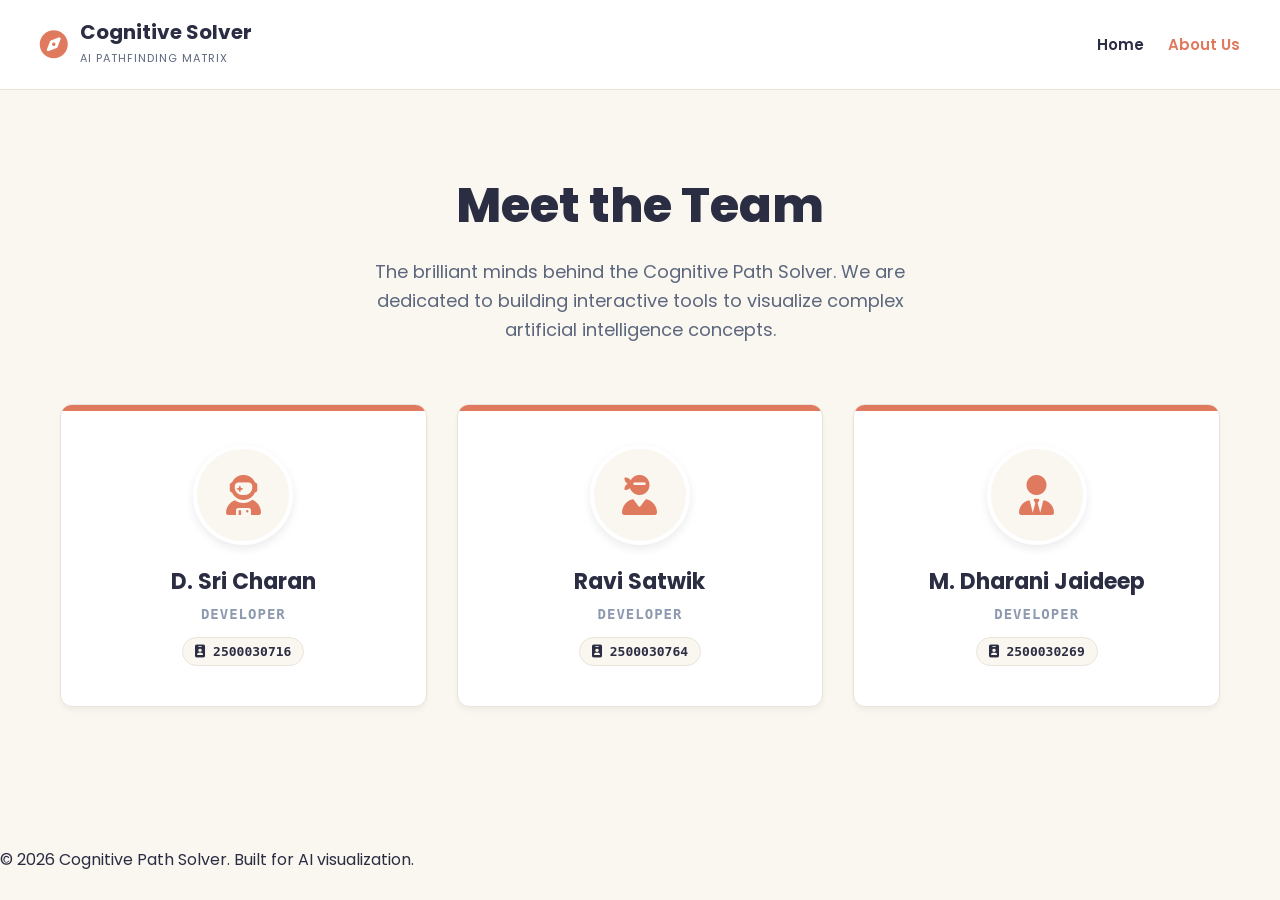
<file: templates/about.html>
<!DOCTYPE html>
<html lang="en">
<head>
    <meta charset="UTF-8">
    <meta name="viewport" content="width=device-width, initial-scale=1.0">
    <title>About Us | Cognitive Path Solver</title>
    <!-- Google Fonts -->
    <link href="https://fonts.googleapis.com/css2?family=Poppins:wght@300;400;500;600;700;800&family=Inter:wght@300;400;500;600;700&display=swap" rel="stylesheet">
    <link rel="stylesheet" href="https://cdnjs.cloudflare.com/ajax/libs/font-awesome/6.4.0/css/all.min.css">
    <link rel="stylesheet" href="/static/style.css?v=5.0">
    <link rel="stylesheet" href="/static/landing.css">
    <style>
        .about-section {
            padding: 80px 20px;
            max-width: 1200px;
            margin: 0 auto;
            text-align: center;
        }
        
        .about-title {
            font-size: 48px;
            font-weight: 800;
            color: var(--text-main);
            margin-bottom: 16px;
        }

        .about-subtitle {
            font-size: 18px;
            color: var(--text-muted);
            margin-bottom: 60px;
            max-width: 600px;
            margin-left: auto;
            margin-right: auto;
            line-height: 1.6;
        }

        .team-grid {
            display: grid;
            grid-template-columns: repeat(auto-fit, minmax(300px, 1fr));
            gap: 30px;
            margin-top: 40px;
        }

        .team-card {
            background: var(--bg-panel);
            border: 1px solid var(--border-color);
            border-radius: var(--radius-lg);
            padding: 40px 30px;
            text-align: center;
            box-shadow: 0 4px 6px -1px rgba(0, 0, 0, 0.05);
            transition: transform var(--transition-normal), box-shadow var(--transition-normal);
            position: relative;
            overflow: hidden;
        }

        .team-card::before {
            content: '';
            position: absolute;
            top: 0;
            left: 0;
            width: 100%;
            height: 6px;
            background: var(--accent);
        }

        .team-card:hover {
            transform: translateY(-8px);
            box-shadow: 0 20px 25px -5px rgba(0, 0, 0, 0.1);
        }

        .avatar-circle {
            width: 100px;
            height: 100px;
            background: var(--bg-darker);
            border-radius: 50%;
            margin: 0 auto 20px;
            display: flex;
            align-items: center;
            justify-content: center;
            font-size: 40px;
            color: var(--accent);
            border: 4px solid var(--bg-panel);
            box-shadow: 0 4px 10px rgba(0,0,0,0.08);
        }

        .member-name {
            font-size: 22px;
            font-weight: 700;
            color: var(--text-main);
            margin-bottom: 8px;
        }

        .member-role {
            font-family: var(--font-mono);
            font-size: 14px;
            font-weight: 600;
            color: var(--text-dim);
            letter-spacing: 1px;
            text-transform: uppercase;
        }
        
        .member-id {
            display: inline-block;
            margin-top: 15px;
            padding: 6px 12px;
            background: var(--bg-darker);
            border-radius: 20px;
            font-family: var(--font-mono);
            font-size: 13px;
            color: var(--text-main);
            font-weight: 600;
            border: 1px solid var(--border-color);
        }
    </style>
    <style>
        .landing-nav {
            padding: 20px 40px;
            display: flex;
            justify-content: space-between;
            align-items: center;
            border-bottom: 1px solid var(--border-color);
            background: var(--bg-panel);
        }
        .nav-links {
            display: flex;
            gap: 24px;
            align-items: center;
        }
        .nav-link {
            text-decoration: none;
            color: var(--text-main);
            font-weight: 600;
            font-size: 15px;
            transition: color var(--transition-normal);
        }
        .nav-link:hover {
            color: var(--accent);
        }
    </style>
</head>
<body style="overflow-y: auto; display: block;">
    <nav class="landing-nav">
        <div class="logo">
            <a href="/" style="text-decoration: none; display: flex; align-items: center; gap: 12px;">
                <i class="fa-solid fa-compass" style="color: var(--accent); font-size: 28px;"></i>
                <div>
                    <h1 style="color: var(--text-main); font-size: 20px; margin: 0; line-height: 1.2;">Cognitive Solver</h1>
                    <span style="color: var(--text-muted); font-size: 11px; text-transform: uppercase; letter-spacing: 1px;">AI Pathfinding Matrix</span>
                </div>
            </a>
        </div>
        <div class="nav-links">
            <a href="/" class="nav-link">Home</a>
            <a href="/about" class="nav-link" style="color: var(--accent);">About Us</a>
        </div>
    </nav>

    <section class="about-section">
        <h1 class="about-title">Meet the Team</h1>
        <p class="about-subtitle">The brilliant minds behind the Cognitive Path Solver. We are dedicated to building interactive tools to visualize complex artificial intelligence concepts.</p>
        
        <div class="team-grid">
            <!-- Member 1 -->
            <div class="team-card">
                <div class="avatar-circle">
                    <i class="fa-solid fa-user-astronaut"></i>
                </div>
                <h3 class="member-name">D. Sri Charan</h3>
                <div class="member-role">Developer</div>
                <div class="member-id"><i class="fa-solid fa-id-badge"></i> 2500030716</div>
            </div>

            <!-- Member 2 -->
            <div class="team-card">
                <div class="avatar-circle">
                    <i class="fa-solid fa-user-ninja"></i>
                </div>
                <h3 class="member-name">Ravi Satwik</h3>
                <div class="member-role">Developer</div>
                <div class="member-id"><i class="fa-solid fa-id-badge"></i> 2500030764</div>
            </div>

            <!-- Member 3 -->
            <div class="team-card">
                <div class="avatar-circle">
                    <i class="fa-solid fa-user-tie"></i>
                </div>
                <h3 class="member-name">M. Dharani Jaideep</h3>
                <div class="member-role">Developer</div>
                <div class="member-id"><i class="fa-solid fa-id-badge"></i> 2500030269</div>
            </div>
        </div>
    </section>

    <footer class="landing-footer" style="margin-top: 60px;">
        <p>&copy; 2026 Cognitive Path Solver. Built for AI visualization.</p>
    </footer>
</body>
</html>
</file>
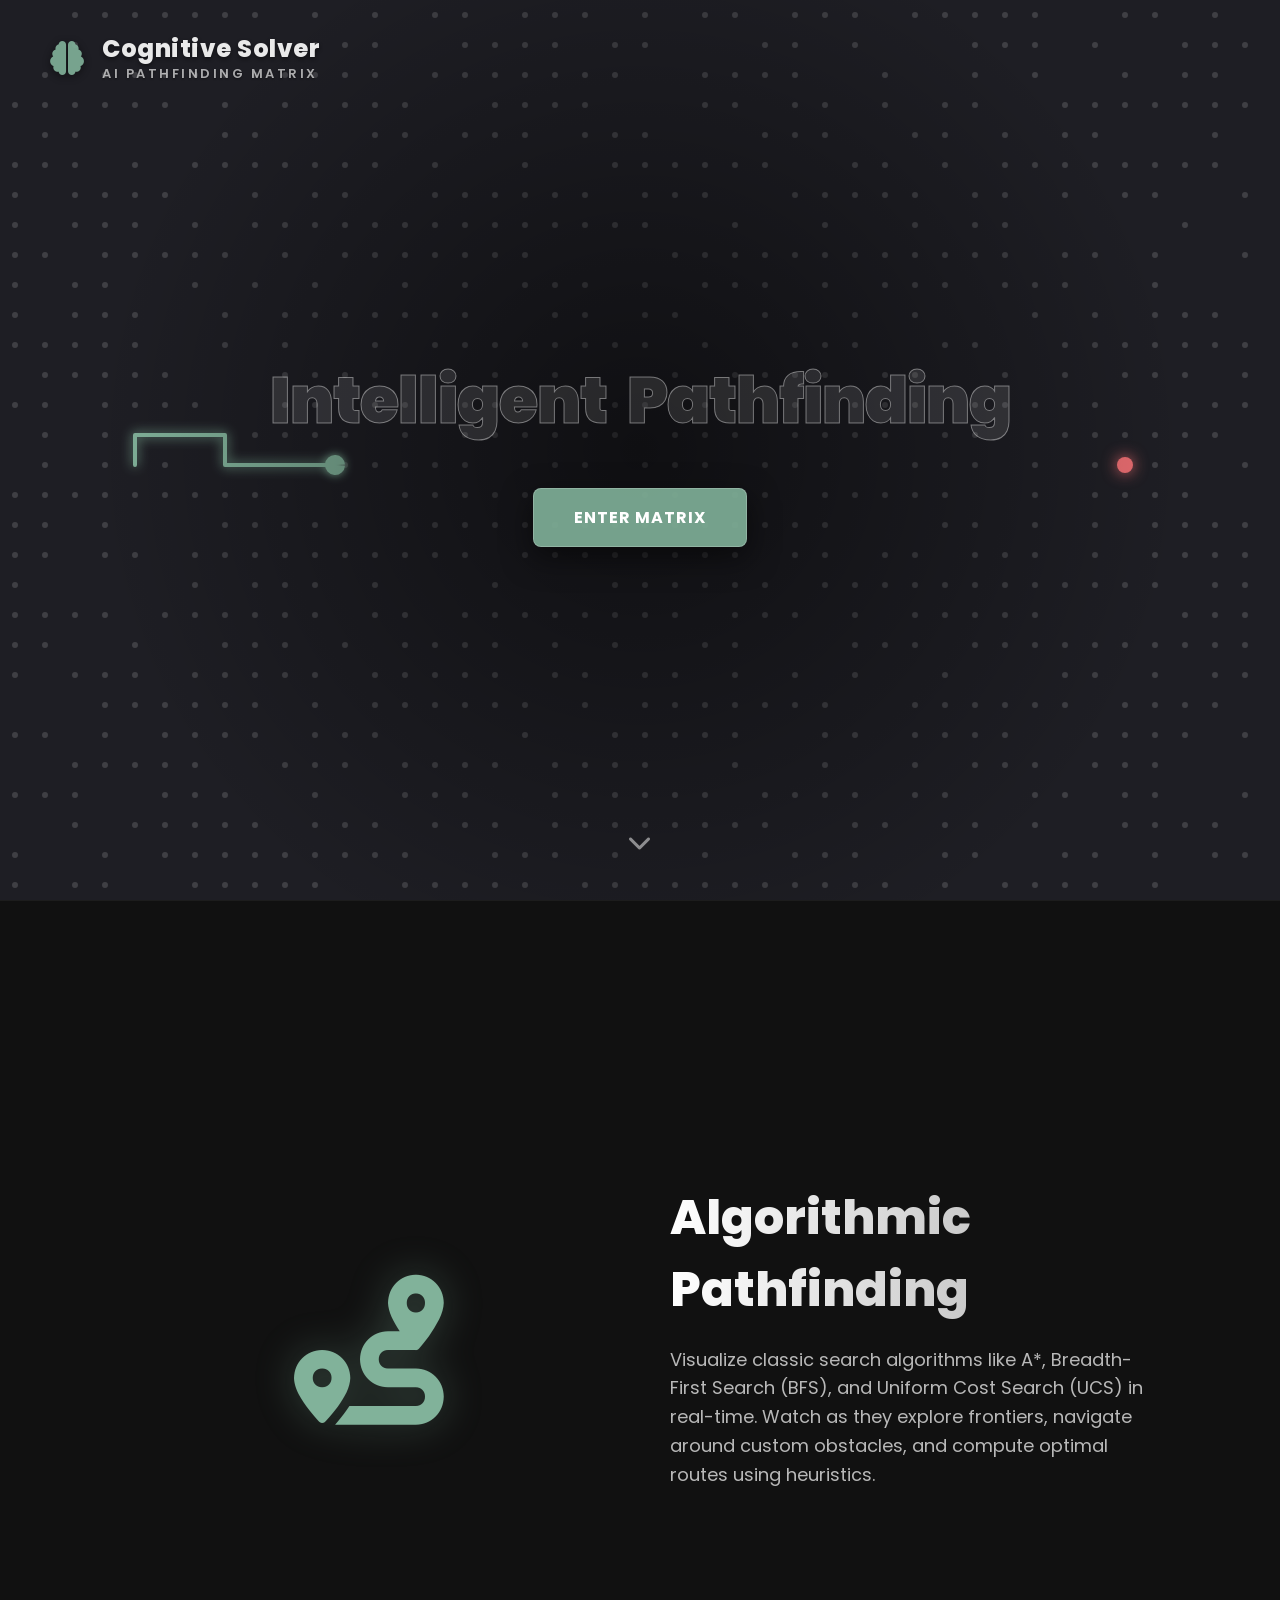
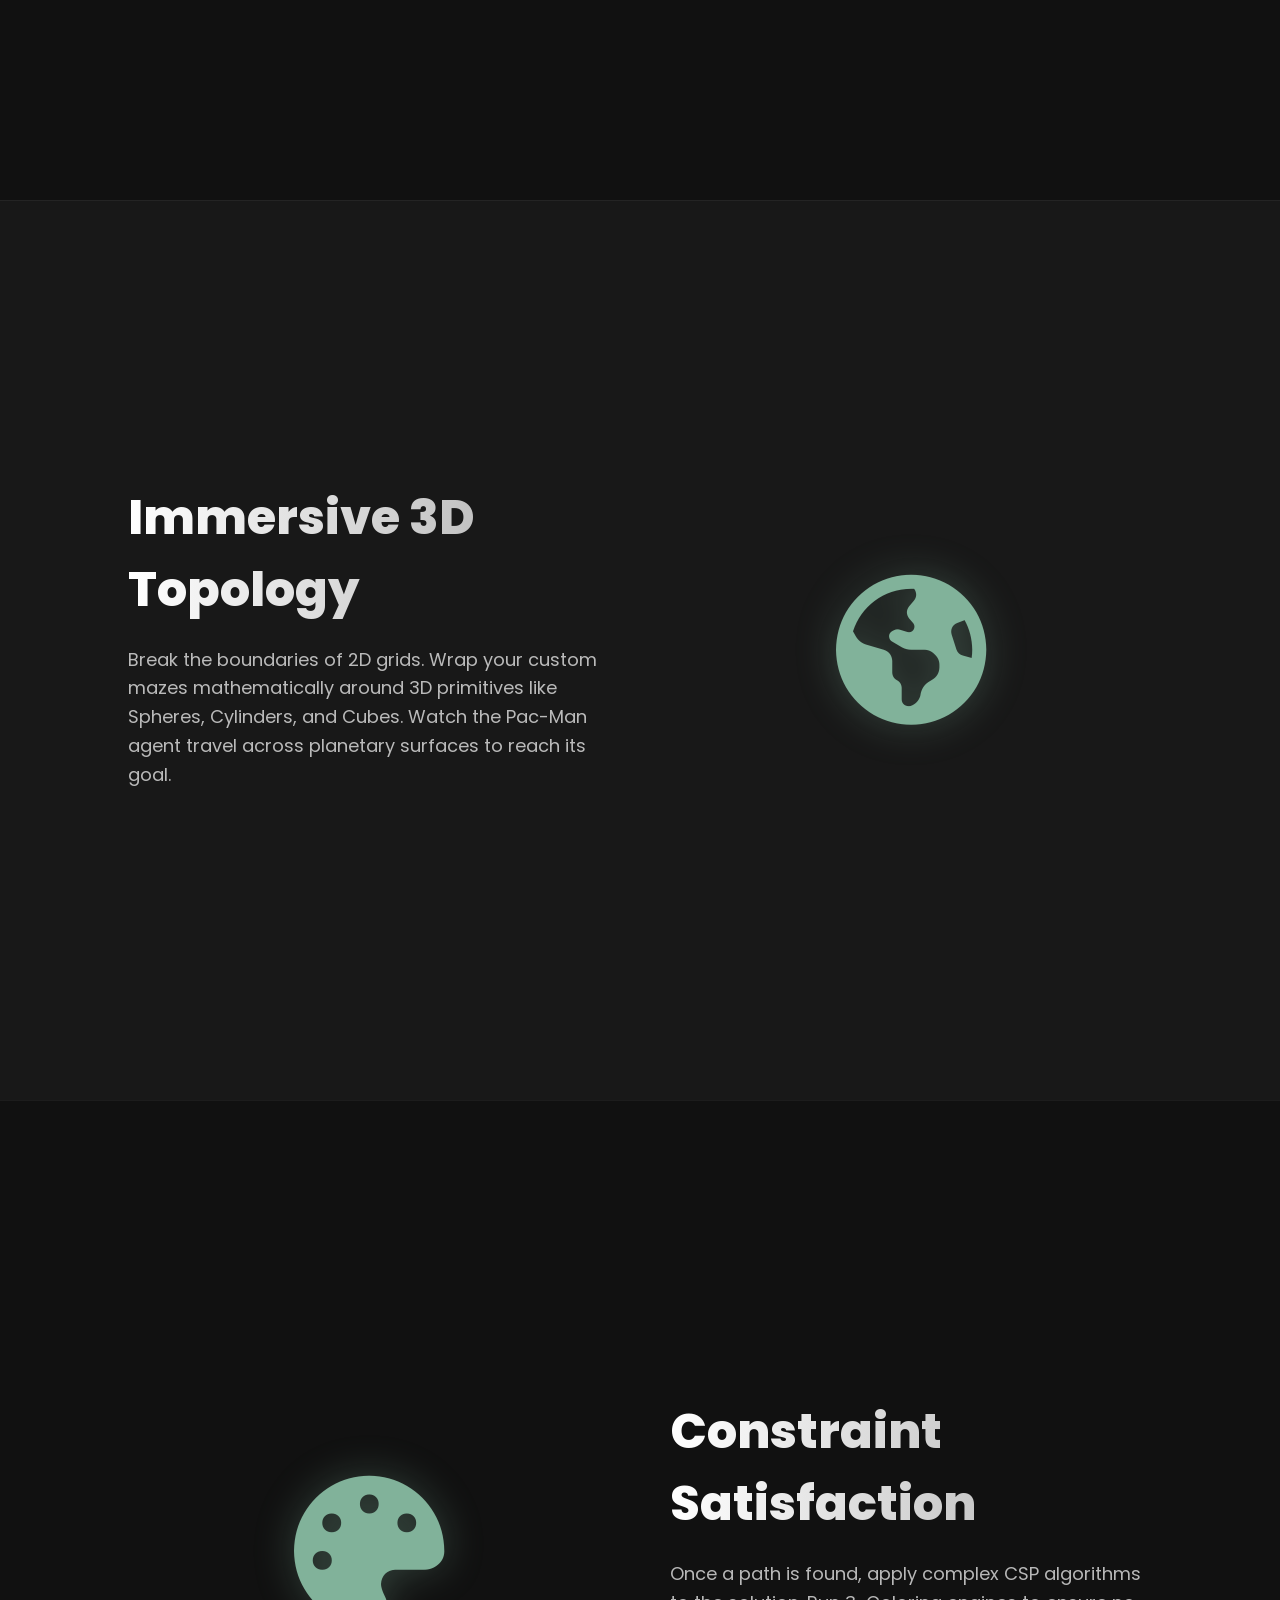
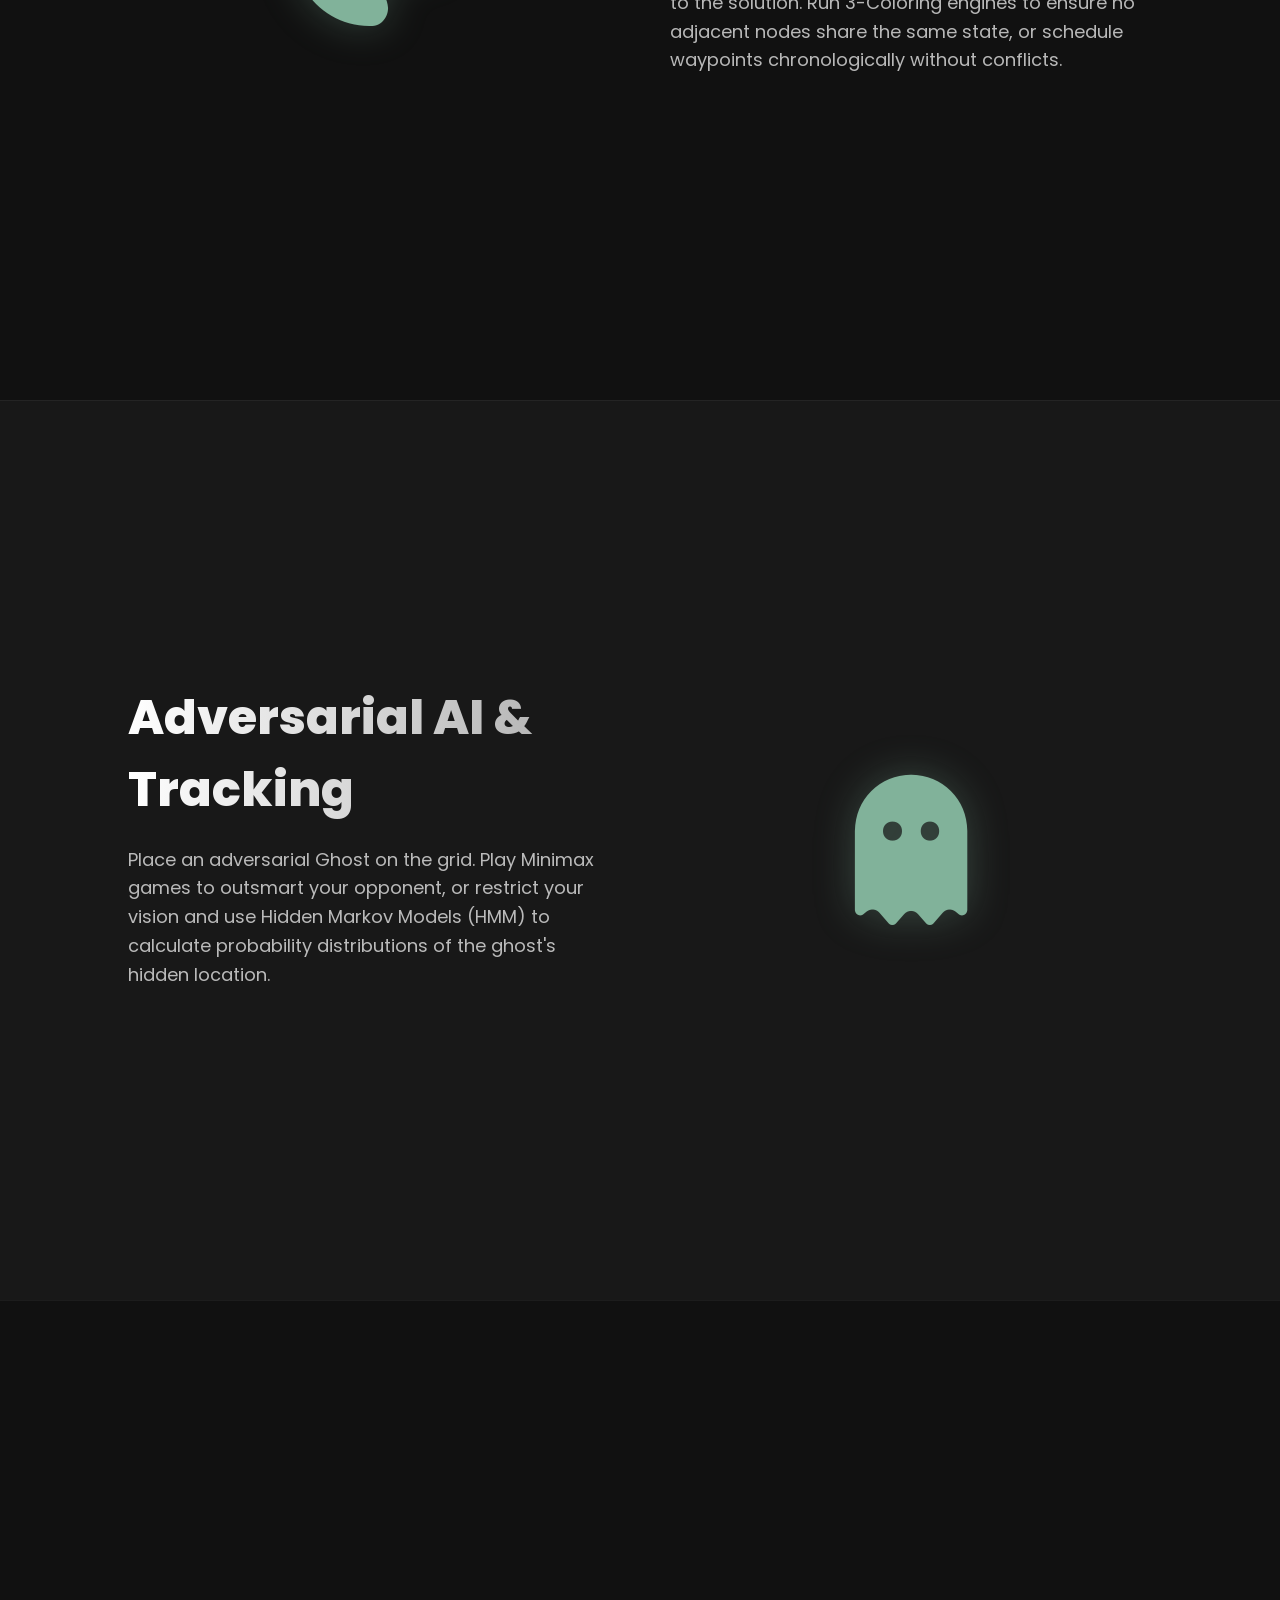
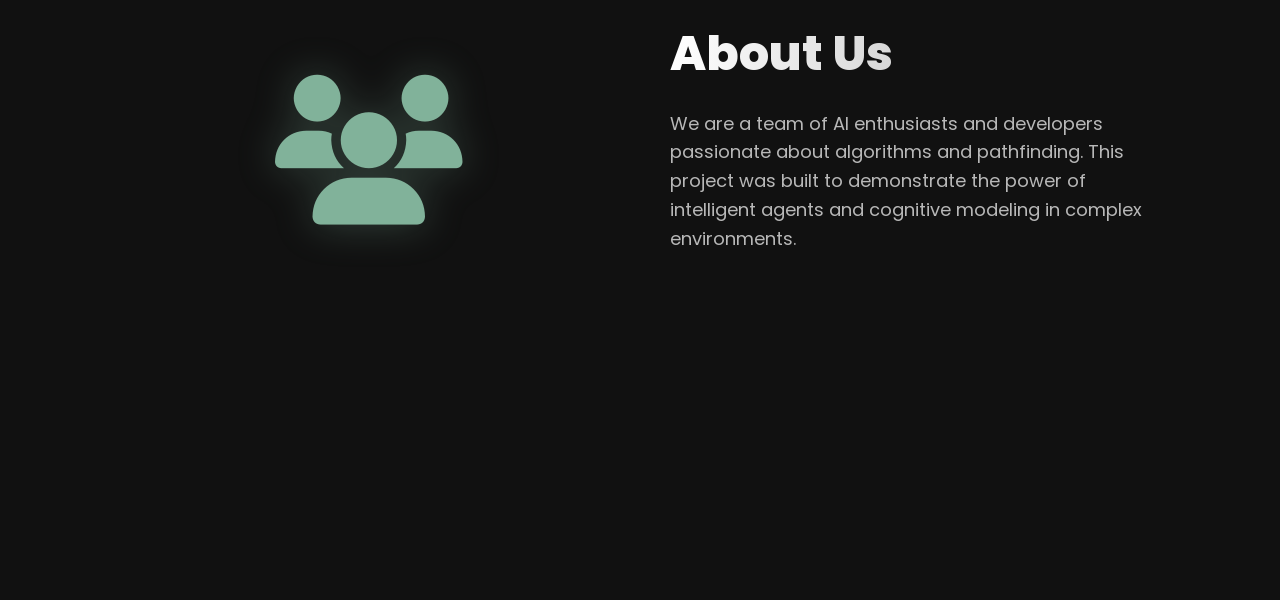
<file: templates/landing.html>
<!DOCTYPE html>
<html lang="en">
<head>
    <meta charset="UTF-8">
    <meta name="viewport" content="width=device-width, initial-scale=1.0">
    <title>Intelligent Maze Solver</title>
    <!-- Google Fonts -->
    <link href="https://fonts.googleapis.com/css2?family=Poppins:wght@300;400;500;600;700;800&family=Inter:wght@300;400;500;600;700&display=swap" rel="stylesheet">
    <link rel="stylesheet" href="https://cdnjs.cloudflare.com/ajax/libs/font-awesome/6.4.0/css/all.min.css">
    <link rel="stylesheet" href="/static/style.css?v=5.0">
    <link rel="stylesheet" href="/static/landing.css">
</head>
<body class="landing-page">
    <nav class="landing-nav" style="position: absolute; width: 100%; top: 0; left: 0; padding: 35px 50px; background: transparent; border: none; z-index: 100;">
        <div class="logo" style="display: flex; align-items: center; gap: 18px; opacity: 0.9;">
            <i class="fa-solid fa-brain" style="color: #81B29A; font-size: 34px; filter: drop-shadow(0 2px 4px rgba(0,0,0,0.5));"></i>
            <div style="display: flex; flex-direction: column; justify-content: center;">
                <h1 style="color: #fff; font-size: 24px; font-weight: 800; margin: 0; letter-spacing: 0.5px; line-height: 1.2; text-shadow: 0 2px 4px rgba(0,0,0,0.5);">Cognitive Solver</h1>
                <span style="color: rgba(255,255,255,0.7); font-size: 13px; font-weight: 600; text-transform: uppercase; letter-spacing: 2.5px; text-shadow: 0 1px 2px rgba(0,0,0,0.5);">AI Pathfinding Matrix</span>
            </div>
        </div>
    </nav>

    <div class="splash-container">
        <canvas id="splashCanvas"></canvas>
        <div class="splash-overlay">
            <h1 class="splash-title" id="interactive-title">Intelligent Pathfinding</h1>
            <a href="/app" class="btn btn-primary btn-large splash-btn">Enter Matrix</a>
            <div class="scroll-indicator"><i class="fa-solid fa-chevron-down"></i></div>
        </div>
    </div>

    <!-- Feature Sections -->
    <section class="feature-section">
        <div class="feature-container">
            <div class="feature-icon reveal-left">
                <i class="fa-solid fa-route"></i>
            </div>
            <div class="feature-content reveal-right">
                <h2>Algorithmic Pathfinding</h2>
                <p>Visualize classic search algorithms like A*, Breadth-First Search (BFS), and Uniform Cost Search (UCS) in real-time. Watch as they explore frontiers, navigate around custom obstacles, and compute optimal routes using heuristics.</p>
            </div>
        </div>
    </section>

    <section class="feature-section reverse">
        <div class="feature-container">
            <div class="feature-icon reveal-right">
                <i class="fa-solid fa-earth-americas"></i>
            </div>
            <div class="feature-content reveal-left">
                <h2>Immersive 3D Topology</h2>
                <p>Break the boundaries of 2D grids. Wrap your custom mazes mathematically around 3D primitives like Spheres, Cylinders, and Cubes. Watch the Pac-Man agent travel across planetary surfaces to reach its goal.</p>
            </div>
        </div>
    </section>

    <section class="feature-section">
        <div class="feature-container">
            <div class="feature-icon reveal-left">
                <i class="fa-solid fa-palette"></i>
            </div>
            <div class="feature-content reveal-right">
                <h2>Constraint Satisfaction</h2>
                <p>Once a path is found, apply complex CSP algorithms to the solution. Run 3-Coloring engines to ensure no adjacent nodes share the same state, or schedule waypoints chronologically without conflicts.</p>
            </div>
        </div>
    </section>

    <section class="feature-section reverse">
        <div class="feature-container">
            <div class="feature-icon reveal-right">
                <i class="fa-solid fa-ghost"></i>
            </div>
            <div class="feature-content reveal-left">
                <h2>Adversarial AI & Tracking</h2>
                <p>Place an adversarial Ghost on the grid. Play Minimax games to outsmart your opponent, or restrict your vision and use Hidden Markov Models (HMM) to calculate probability distributions of the ghost's hidden location.</p>
            </div>
        </div>
    </section>
    
    <!-- About Us Section -->
    <section class="feature-section">
        <div class="feature-container">
            <div class="feature-icon reveal-left">
                <i class="fa-solid fa-users"></i>
            </div>
            <div class="feature-content reveal-right">
                <h2>About Us</h2>
                <p>We are a team of AI enthusiasts and developers passionate about algorithms and pathfinding. This project was built to demonstrate the power of intelligent agents and cognitive modeling in complex environments.</p>
            </div>
        </div>
    </section>
    
    <script>
        const title = document.getElementById('interactive-title');
        const text = title.innerText;
        title.innerHTML = '';
        for(let char of text) {
            if(char === ' ') {
                title.innerHTML += '&nbsp;&nbsp;';
            } else {
                let span = document.createElement('span');
                span.innerText = char;
                span.className = 'glassy-letter';
                title.appendChild(span);
            }
        }
    </script>
    <script src="/static/landing_anim.js"></script>
    <script>
        // Intersection Observer for scroll animations
        const observer = new IntersectionObserver((entries) => {
            entries.forEach(entry => {
                if (entry.isIntersecting) {
                    entry.target.classList.add('active');
                }
            });
        }, { threshold: 0.2 });

        document.querySelectorAll('.reveal-left, .reveal-right, .reveal-up').forEach((el) => {
            observer.observe(el);
        });
    </script>
</body>
</html>
</file>
<file: static/style.css>
/* PROFESSIONAL MINIMALIST THEME - WARM / ORANGE / SKIN */

:root {
    /* Color Palette - Minimal Warm/Skin & Orange */
    --bg-darker: #FAF6F0; /* Warm skin/off-white background */
    --bg-dark: #FDFBF8; /* Slightly lighter tone */
    --bg-panel: #FFFFFF; /* White panels for contrast */
    --bg-panel-hover: #F8F4EE;
    
    --text-main: #2B2D42; /* Deep slate for high legibility */
    --text-muted: #5C677D; /* Soft grey/blue */
    --text-dim: #8D99AE;
    
    /* Professional Accent Palette */
    --accent: #E07A5F; /* Terracotta / Warm Orange */
    --accent-rgb: 224, 122, 95;
    
    --cyan: #0EA5E9; /* Vivid Cyan */
    --cyan-rgb: 14, 165, 233;
    
    --emerald: #81B29A; /* Soft sage green (goal/success) */
    --emerald-rgb: 129, 178, 154;
    
    --rose: #E56B6F; /* Soft Rose / Red (threats) */
    --rose-rgb: 229, 107, 111;
    
    --amber: #F2CC8F; /* Soft yellow/amber */
    --amber-rgb: 242, 204, 143;
    
    --violet: #9D4EDD; /* Vibrant Violet */
    --violet-rgb: 157, 78, 221;
    
    /* Dynamic Theme Defaults */
    --theme-color: var(--accent);
    --theme-color-rgb: var(--accent-rgb);
    
    /* Grid colors */
    --color-wall: var(--theme-color); /* Dynamically matches active page color */
    --color-open: #F5EFEB; /* Earthy Sand open cells */
    
    /* Layout Borders & Rounding */
    --border-color: #EAE3DA; /* Soft warm border */
    --border-accent: #DBCFBE;
    --radius-lg: 12px;
    --radius-md: 8px;
    --radius-sm: 4px;
    
    /* Typography */
    --font-sans: 'Poppins', 'Inter', -apple-system, BlinkMacSystemFont, "Segoe UI", Roboto, sans-serif;
    --font-mono: 'JetBrains Mono', monospace;
    
    /* Transitions */
    --transition-fast: 0.15s cubic-bezier(0.4, 0, 0.2, 1);
    --transition-normal: 0.3s cubic-bezier(0.4, 0, 0.2, 1);
}

/* Base Styles */
::selection {
    background: var(--theme-color);
    color: #ffffff;
}

::-moz-selection {
    background: var(--theme-color);
    color: #ffffff;
}

* {
    box-sizing: border-box;
    margin: 0;
    padding: 0;
}

/* Custom scrollbars */
::-webkit-scrollbar {
    width: 6px;
    height: 6px;
}
::-webkit-scrollbar-track {
    background: var(--bg-darker);
}
::-webkit-scrollbar-thumb {
    background: #DBCFBE;
    border-radius: 4px;
    transition: background var(--transition-normal);
}
::-webkit-scrollbar-thumb:hover {
    background: var(--theme-color);
}

body {
    background-color: var(--bg-darker);
    color: var(--text-main);
    font-family: var(--font-sans);
    height: 100vh;
    overflow: hidden;
    display: flex;
    justify-content: center;
    align-items: center;
    position: relative;
}

/* Removed Animated Background */
.animated-bg {
    display: none;
}

#app-container {
    display: flex;
    flex-direction: column;
    width: 100%;
    height: 100vh;
    padding: 16px;
    gap: 16px;
    box-sizing: border-box;
}

/* TOP HEADER NAVIGATION BAR */
#app-header {
    height: 64px;
    width: 100%;
    display: flex;
    justify-content: space-between;
    align-items: center;
    padding: 0 20px;
    flex-shrink: 0;
}

.header-logo {
    display: flex;
    align-items: center;
    gap: 12px;
}

.header-logo .logo-icon {
    font-size: 26px;
    color: var(--theme-color);
    transition: color var(--transition-normal);
}

.header-logo h2 {
    font-size: 15px;
    font-weight: 800;
    text-transform: uppercase;
    letter-spacing: 0.5px;
    color: var(--text-main);
}

.header-logo .sub {
    font-size: 9px;
    color: var(--theme-color);
    text-transform: uppercase;
    font-weight: 700;
    letter-spacing: 1px;
    display: block;
    margin-top: 1px;
    transition: color var(--transition-normal);
}

.app-nav {
    display: flex;
    gap: 8px;
}

.nav-btn {
    background: rgba(0, 0, 0, 0.03);
    border: 1px solid var(--border-color);
    color: var(--text-muted);
    padding: 8px 14px;
    border-radius: var(--radius-sm);
    font-size: 11px;
    font-weight: 700;
    text-transform: uppercase;
    letter-spacing: 0.5px;
    cursor: pointer;
    display: flex;
    align-items: center;
    gap: 6px;
    transition: all var(--transition-fast);
}

.nav-btn:hover {
    background: rgba(0, 0, 0, 0.08);
    color: var(--text-main);
    transform: translateY(-1px);
    box-shadow: 0 4px 12px rgba(0, 0, 0, 0.1);
}

.nav-btn.active {
    background: rgba(var(--theme-color-rgb), 0.15);
    border-color: rgba(var(--theme-color-rgb), 0.6);
    color: var(--theme-color);
    box-shadow: 0 0 15px rgba(var(--theme-color-rgb), 0.2);
}

/* MAIN WORKSPACE LAYOUT */
#app-workspace {
    display: flex;
    flex-grow: 1;
    width: 100%;
    gap: 16px;
    position: relative;
    min-height: 0;
    height: 0;
}

/* Solid Dark Panels */
.glass-panel {
    background: var(--bg-panel);
    border: 1px solid var(--border-color);
    border-radius: var(--radius-lg);
    box-shadow: 0 4px 20px rgba(0, 0, 0, 0.4);
    position: relative;
    overflow: hidden;
    transition: all var(--transition-normal);
}

.glass-panel:hover {
    border-color: var(--border-accent);
    box-shadow: 0 8px 30px rgba(0, 0, 0, 0.6);
    transform: translateY(-2px);
}

/* SIDEBAR: Controls */
#sidebar-controls {
    width: 330px;
    flex-shrink: 0;
    display: flex;
    flex-direction: column;
    overflow: hidden;
    height: 100%;
    min-height: 0;
}

.scrollable-controls {
    flex-grow: 1;
    overflow-y: auto;
    padding: 16px;
    display: flex;
    flex-direction: column;
    gap: 14px;
}

.control-section {
    background: rgba(0, 0, 0, 0.02);
    border: 1px solid var(--border-color);
    padding: 14px;
    border-radius: var(--radius-md);
}

.section-title {
    font-size: 11px;
    font-weight: 700;
    color: var(--text-main);
    margin-bottom: 12px;
    display: flex;
    align-items: center;
    gap: 6px;
    border-bottom: 1px solid var(--border-color);
    padding-bottom: 6px;
    text-transform: uppercase;
    letter-spacing: 0.5px;
}

.section-title i {
    color: var(--theme-color);
    transition: color var(--transition-normal);
}

/* Form Styling */
.form-group {
    margin-bottom: 10px;
    display: flex;
    flex-direction: column;
    gap: 4px;
}

.form-row {
    display: flex;
    gap: 8px;
}

.form-row .form-group {
    flex: 1;
}

label {
    font-size: 9px;
    font-weight: 700;
    color: var(--text-muted);
    text-transform: uppercase;
    letter-spacing: 0.5px;
    display: flex;
    justify-content: space-between;
}

select, input[type="number"], input[type="text"] {
    background: var(--bg-darker);
    border: 1px solid var(--border-color);
    color: var(--text-main);
    padding: 8px 10px;
    border-radius: var(--radius-sm);
    font-family: var(--font-sans);
    font-size: 13px;
    outline: none;
    transition: border-color var(--transition-fast);
}

select:focus, input:focus {
    border-color: var(--theme-color);
}

select option {
    background-color: var(--bg-darker);
    color: var(--text-main);
}

/* Range Inputs */
.range-group {
    margin-top: 6px;
}

input[type="range"] {
    -webkit-appearance: none;
    width: 100%;
    height: 4px;
    border-radius: 2px;
    background: var(--border-color);
    outline: none;
    margin: 8px 0;
}

input[type="range"]::-webkit-slider-thumb {
    -webkit-appearance: none;
    appearance: none;
    width: 12px;
    height: 12px;
    border-radius: 50%;
    background: var(--theme-color);
    cursor: pointer;
    border: 1px solid #fff;
    transition: background-color var(--transition-normal);
}

/* Checkboxes */
.checkbox-group {
    display: flex;
    align-items: flex-start;
    gap: 8px;
    margin-top: 10px;
    padding: 6px;
    background: rgba(0, 0, 0, 0.02);
    border: 1px solid var(--border-color);
    border-radius: var(--radius-sm);
}

.checkbox-group input[type="checkbox"] {
    margin-top: 2px;
    accent-color: var(--theme-color);
    width: 13px;
    height: 13px;
    cursor: pointer;
}

.checkbox-label {
    display: flex;
    flex-direction: column;
    cursor: pointer;
    user-select: none;
}

.checkbox-label strong {
    font-size: 11px;
    color: var(--text-main);
    font-weight: 600;
}

.label-desc {
    font-size: 9px;
    color: var(--text-muted);
}

/* Buttons */
.btn {
    font-family: var(--font-sans);
    font-size: 11px;
    font-weight: 700;
    padding: 10px 14px;
    border-radius: var(--radius-sm);
    border: 1px solid var(--border-color);
    cursor: pointer;
    display: flex;
    align-items: center;
    justify-content: center;
    gap: 6px;
    text-transform: uppercase;
    letter-spacing: 0.3px;
    transition: all var(--transition-fast);
    background: var(--bg-panel);
    color: var(--text-main);
    text-decoration: none;
}

.btn:hover:not(:disabled) {
    transform: translateY(-1px);
    box-shadow: 0 4px 15px rgba(0, 0, 0, 0.3);
}

.btn:active:not(:disabled) {
    transform: translateY(1px);
}

.btn-primary {
    background: var(--theme-color);
    border-color: var(--theme-color);
    color: #fff;
    box-shadow: 0 4px 15px rgba(var(--theme-color-rgb), 0.3);
}

.btn-primary:hover:not(:disabled) {
    filter: brightness(1.2);
    box-shadow: 0 6px 20px rgba(var(--theme-color-rgb), 0.5);
}

.btn-secondary {
    background: rgba(0, 0, 0, 0.03);
    border: 1px solid var(--border-color);
    color: var(--text-muted);
}

.btn-secondary:hover:not(:disabled) {
    background: rgba(0, 0, 0, 0.08);
    color: var(--text-main);
    border-color: rgba(0, 0, 0, 0.2);
}

.btn-accent {
    background: linear-gradient(135deg, var(--theme-color), var(--accent));
    border-color: transparent;
    color: #fff;
    box-shadow: 0 4px 15px rgba(var(--theme-color-rgb), 0.3);
}

.btn-accent:hover:not(:disabled) {
    filter: brightness(1.15);
    box-shadow: 0 6px 20px rgba(var(--theme-color-rgb), 0.5);
}

.btn:disabled {
    opacity: 0.4;
    cursor: not-allowed;
}

.btn-outline {
    background: transparent;
    border: 1px solid rgba(var(--theme-color-rgb), 0.3);
    color: var(--theme-color);
}

.btn-outline:hover:not(:disabled) {
    background: rgba(var(--theme-color-rgb), 0.08);
    border-color: var(--theme-color);
}

.btn-full {
    width: 100%;
}

.button-group {
    display: flex;
    gap: 8px;
    margin-top: 6px;
}

.button-group button {
    flex: 1;
}

/* Playback Controls */
.playback-controls {
    display: flex;
    justify-content: space-between;
    gap: 6px;
    margin-bottom: 10px;
}

.btn-icon {
    width: 36px;
    height: 36px;
    padding: 0;
    border-radius: var(--radius-sm);
    display: flex;
    justify-content: center;
    align-items: center;
    font-size: 12px;
}

.progress-bar-container {
    height: 3px;
    width: 100%;
    background: var(--border-color);
    border-radius: 1px;
    overflow: hidden;
    margin: 8px 0;
}

.progress-bar {
    height: 100%;
    background: var(--theme-color);
    width: 0%;
    transition: background-color var(--transition-normal);
}

.progress-labels {
    display: flex;
    justify-content: space-between;
    font-size: 9px;
    font-family: var(--font-mono);
    color: var(--text-muted);
}

.status-indicator {
    display: inline-flex;
    align-items: center;
    gap: 5px;
    font-weight: 700;
    text-transform: uppercase;
    font-size: 9px;
}

.status-indicator::before {
    content: '';
    display: inline-block;
    width: 5px;
    height: 5px;
    border-radius: 50%;
}

.status-indicator.online::before {
    background-color: var(--emerald);
}

.status-indicator.offline::before {
    background-color: var(--rose);
}

.sidebar-footer {
    padding: 12px 16px;
    border-top: 1px solid var(--border-color);
    font-size: 11px;
    color: var(--text-muted);
    background: rgba(0, 0, 0, 0.1);
}

/* MAIN VISUALIZER */
#main-visualizer {
    flex-grow: 1;
    display: flex;
    flex-direction: column;
    gap: 16px;
    height: 100%;
    min-height: 0;
}

.visualizer-header {
    height: 56px;
    flex-shrink: 0;
    padding: 0 16px;
    display: flex;
    align-items: center;
    justify-content: space-between;
}

.instructions {
    display: flex;
    align-items: center;
    gap: 8px;
    color: var(--text-muted);
    font-size: 12px;
}

.info-icon {
    color: var(--theme-color);
    transition: color var(--transition-normal);
}

.legend {
    display: flex;
    gap: 12px;
    flex-wrap: wrap;
    font-size: 10px;
    font-weight: 700;
    text-transform: uppercase;
    letter-spacing: 0.3px;
}

.legend-item {
    display: flex;
    align-items: center;
    gap: 4px;
}

.legend-color {
    width: 10px;
    height: 10px;
    border-radius: var(--radius-sm);
    border: 1px solid rgba(255,255,255,0.05);
}

.legend-color.start { background-color: var(--emerald); }
.legend-color.goal { background-color: var(--rose); }
.legend-color.wall { background-color: var(--color-wall); }
.legend-color.mud {
    background-color: var(--color-open);
    border: 1px dashed var(--amber);
}
.legend-color.water {
    background-color: var(--color-open);
    border: 1px dashed var(--cyan);
}
.legend-color.visited {
    background-color: rgba(var(--theme-color-rgb), 0.15);
    border: 1px solid rgba(var(--theme-color-rgb), 0.25);
}
.legend-color.frontier {
    background-color: rgba(245, 158, 11, 0.2);
    border: 1px solid rgba(245, 158, 11, 0.3);
}
.legend-color.path {
    background-color: var(--emerald);
}
.legend-color.ghost {
    background-color: var(--rose);
    border: 1px solid #fff;
}
.legend-color.adv-path {
    background-color: rgba(var(--amber-rgb), 0.3);
    border: 1px dashed var(--amber);
}

#grid-card {
    flex-grow: 1;
    display: flex;
    justify-content: center;
    align-items: center;
    padding: 16px;
    overflow: hidden;
}

#grid-container {
    display: grid;
    gap: 1px;
    background-color: var(--border-color);
    border: 1px solid rgba(var(--theme-color-rgb), 0.15);
    border-radius: var(--radius-md);
    overflow: auto;
    resize: both;
    max-width: 100%;
    max-height: 100%;
    transition: border-color var(--transition-normal);
}

/* Cell Styles */
.cell {
    background-color: var(--color-open);
    transition: background-color var(--transition-fast);
    cursor: pointer;
    user-select: none;
    display: flex;
    justify-content: center;
    align-items: center;
    font-size: 11px;
    border: 1px solid transparent;
    box-sizing: border-box;
}

.cell:hover:not(.wall):not(.start):not(.goal):not(.ghost) {
    background-color: var(--bg-panel);
}

.cell.wall {
    background-color: var(--color-wall);
}

/* Clean markers (no pulsing, flat style) */
.cell.start {
    background-color: var(--emerald) !important;
    font-size: 0px !important;
    color: transparent !important;
    font-weight: 800;
    z-index: 10;
    position: relative;
    animation: popIn 0.3s cubic-bezier(0.175, 0.885, 0.32, 1.275);
}
.cell.start::after {
    content: "\f124";
    font-family: "Font Awesome 6 Free";
    font-weight: 900;
    color: #000;
    font-size: 10px;
    position: absolute;
    transform: rotate(45deg);
}

.cell.goal {
    background-color: var(--rose) !important;
    font-size: 0px !important;
    color: transparent !important;
    font-weight: 800;
    z-index: 10;
    position: relative;
}
.cell.goal::after {
    content: "\f05b";
    font-family: "Font Awesome 6 Free";
    font-weight: 900;
    color: #fff;
    font-size: 11px;
    position: absolute;
}

.cell.ghost {
    background-color: var(--rose) !important;
    border: 1px solid #fff !important;
    font-size: 0px !important;
    color: transparent !important;
    font-weight: 800;
    z-index: 12;
    position: relative;
    animation: popIn 0.3s cubic-bezier(0.175, 0.885, 0.32, 1.275);
}
.cell.ghost::after {
    content: "\f6e2";
    font-family: "Font Awesome 6 Free";
    font-weight: 900;
    color: #fff;
    font-size: 11px;
    position: absolute;
}

/* Highly Optimized cell animations (Hardware Accelerated scale/opacity) */
.cell.visited {
    animation: visitedFade 0.2s cubic-bezier(0.25, 0.46, 0.45, 0.94) forwards;
}

.cell.frontier {
    animation: frontierFade 0.15s cubic-bezier(0.25, 0.46, 0.45, 0.94) forwards;
}

.cell.path {
    animation: pathFade 0.25s cubic-bezier(0.25, 0.46, 0.45, 0.94) forwards;
}

.cell.current-node {
    background-color: var(--theme-color) !important;
    color: #fff;
    z-index: 5;
    transition: background-color var(--transition-normal);
}

/* Fog of War Overlay */
.cell.fog {
    filter: brightness(0.2);
    transition: filter var(--transition-normal);
}

.cell.fog.wall {
    background-color: #111827;
}

/* CSP colors */
.cell.csp-red {
    background-color: var(--rose) !important;
    border: 1px solid #fff !important;
    color: white;
}
.cell.csp-green {
    background-color: var(--emerald) !important;
    border: 1px solid #fff !important;
    color: #000;
}
.cell.csp-blue {
    background-color: var(--cyan) !important;
    border: 1px solid #fff !important;
    color: white;
}

.cell.adv-path {
    background-color: rgba(var(--amber-rgb), 0.3) !important;
    border: 1px dashed var(--amber) !important;
    color: var(--amber) !important;
    font-weight: 800;
    font-size: 10px;
    z-index: 6;
    animation: popIn 0.2s cubic-bezier(0.175, 0.885, 0.32, 1.275) backwards;
}

.cell.mud {
    background-color: var(--color-open);
    border: 1px dashed var(--amber) !important;
    position: relative;
}
.cell.mud::before {
    content: '⚡';
    position: absolute;
    font-size: 8px;
    color: var(--amber);
}

.cell.water {
    background-color: var(--color-open);
    border: 1px dashed var(--cyan) !important;
    position: relative;
}
.cell.water::before {
    content: '≈';
    position: absolute;
    font-size: 11px;
    color: var(--cyan);
    font-weight: 800;
}

.cell.csp-waypoint {
    border: 2px solid var(--amber) !important;
    position: relative;
    z-index: 8;
}

.cell.csp-waypoint::after {
    content: attr(data-slot);
    position: absolute;
    bottom: -1px;
    right: -1px;
    background: var(--amber);
    color: #000;
    font-size: 8px;
    font-weight: 900;
    padding: 0px 2px;
    border-radius: 1px;
    font-family: var(--font-mono);
}

/* LIGHTWEIGHT HIGH-PERFORMANCE TRANSITION KEYFRAMES */
@keyframes visitedFade {
    0% {
        transform: scale(0.8);
        opacity: 0;
        background-color: rgba(var(--theme-color-rgb), 0.5);
    }
    100% {
        transform: scale(1);
        opacity: 1;
        background-color: rgba(var(--theme-color-rgb), 0.12);
        border: 1px solid rgba(var(--theme-color-rgb), 0.22);
    }
}

@keyframes popIn {
    0% { transform: scale(0.5); opacity: 0; }
    70% { transform: scale(1.2); }
    100% { transform: scale(1); opacity: 1; }
}

@keyframes frontierFade {
    0% {
        transform: scale(0.85);
        opacity: 0;
        background-color: var(--amber);
    }
    100% {
        transform: scale(1);
        opacity: 1;
        background-color: rgba(245, 158, 11, 0.18);
        border: 1px solid rgba(245, 158, 11, 0.22);
    }
}

@keyframes pathFade {
    0% {
        transform: scale(0.9);
        background-color: var(--emerald);
    }
    100% {
        transform: scale(1);
        background-color: var(--emerald);
        border: 1px solid #34d399;
    }
}

/* DETAILED SIDEBAR (RIGHT) */
#sidebar-details {
    width: 360px;
    flex-shrink: 0;
    display: flex;
    flex-direction: column;
    overflow: hidden;
    border-left: 1px solid var(--border-color);
    height: 100%;
    min-height: 0;
}

.details-tabs {
    overflow-x: auto;
    white-space: nowrap;
    display: flex;
    border-bottom: 1px solid var(--border-color);
    background: rgba(0, 0, 0, 0.15);
}

.details-tabs::-webkit-scrollbar {
    height: 3px;
}

.tab-btn {
    flex-shrink: 0;
    background: transparent;
    border: none;
    color: var(--text-muted);
    padding: 12px 14px;
    font-size: 11px;
    font-weight: 700;
    text-transform: uppercase;
    letter-spacing: 0.5px;
    cursor: pointer;
    transition: all var(--transition-fast);
    border-bottom: 2px solid transparent;
}

.tab-btn:hover {
    color: var(--text-main);
}

.tab-btn.active {
    color: var(--theme-color);
    border-bottom-color: var(--theme-color);
    background: rgba(255, 255, 255, 0.01);
}

.tab-content-container {
    flex-grow: 1;
    overflow-y: auto;
    padding: 16px;
}

.tab-content {
    display: none;
    flex-direction: column;
    gap: 12px;
}

.tab-content.active {
    display: flex;
}

.tab-title {
    font-size: 13px;
    font-weight: 700;
    color: var(--text-main);
    text-transform: uppercase;
    letter-spacing: 0.5px;
    border-left: 2px solid var(--theme-color);
    padding-left: 6px;
    margin-bottom: 2px;
    transition: border-left var(--transition-normal);
}

.tab-desc {
    font-size: 12px;
    color: var(--text-muted);
    line-height: 1.4;
}

/* Statistics Grid */
.stats-grid {
    display: grid;
    grid-template-columns: 1fr 1fr;
    gap: 8px;
    margin-bottom: 8px;
}

.stat-card {
    background: var(--bg-darker);
    border: 1px solid var(--border-color);
    padding: 10px;
    border-radius: var(--radius-md);
    display: flex;
    flex-direction: column;
    gap: 2px;
}

.stat-label {
    font-size: 8px;
    color: var(--text-muted);
    text-transform: uppercase;
    font-weight: 700;
    letter-spacing: 0.5px;
    display: flex;
    justify-content: space-between;
    width: 100%;
}

.hud-code {
    font-family: var(--font-mono);
    color: var(--theme-color);
    font-size: 8px;
    opacity: 0.6;
    transition: color var(--transition-normal);
}

.stat-value {
    font-size: 14px;
    font-weight: 700;
    color: var(--theme-color);
    font-family: var(--font-mono);
    transition: color var(--transition-normal);
}

/* Info Cards */
.info-card {
    background: rgba(255, 255, 255, 0.01);
    border: 1px solid var(--border-color);
    border-radius: var(--radius-md);
    padding: 12px;
    display: flex;
    flex-direction: column;
    gap: 6px;
}

.info-card-title {
    font-size: 11px;
    font-weight: 700;
    color: var(--theme-color);
    display: flex;
    align-items: center;
    gap: 5px;
    text-transform: uppercase;
    letter-spacing: 0.3px;
    transition: color var(--transition-normal);
}

.info-card p {
    font-size: 12px;
    color: var(--text-muted);
    line-height: 1.4;
}

/* CSP Cards */
.csp-card {
    background: rgba(255, 255, 255, 0.01);
    border: 1px solid var(--border-color);
    padding: 12px;
    border-radius: var(--radius-md);
    display: flex;
    flex-direction: column;
    gap: 8px;
}

.csp-card h4 {
    font-size: 12px;
    font-weight: 700;
    color: #fff;
    display: flex;
    align-items: center;
    gap: 6px;
    text-transform: uppercase;
    letter-spacing: 0.3px;
}

.csp-card h4 i {
    color: var(--amber);
}

.card-desc {
    font-size: 11px;
    color: var(--text-muted);
    line-height: 1.3;
}

.inline-row {
    flex-direction: row;
    justify-content: space-between;
    align-items: center;
}

.input-sm {
    padding: 4px 6px;
    font-size: 11px;
}

.code-output {
    background: var(--bg-darker);
    border: 1px solid var(--border-color);
    border-radius: var(--radius-md);
    padding: 10px;
    font-family: var(--font-mono);
    font-size: 11px;
    color: var(--emerald);
    max-height: 180px;
    overflow-y: auto;
    white-space: pre-wrap;
    line-height: 1.4;
}

/* Benchmarks Table */
.table-container {
    overflow-x: auto;
    border: 1px solid var(--border-color);
    border-radius: var(--radius-md);
}

table {
    width: 100%;
    border-collapse: collapse;
    font-size: 11px;
    text-align: left;
}

th, td {
    padding: 10px;
    border-bottom: 1px solid var(--border-color);
}

th {
    background-color: rgba(0, 0, 0, 0.1);
    font-weight: 700;
    color: var(--text-muted);
    text-transform: uppercase;
    font-size: 8px;
    letter-spacing: 0.5px;
}

tbody tr:last-child td {
    border-bottom: none;
}

tbody tr:hover {
    background-color: var(--bg-panel);
}

.best-algo-row {
    background-color: rgba(16, 185, 129, 0.05) !important;
    border-left: 2px solid var(--emerald);
}

/* Drawing Tool Selector */
.tool-selector {
    display: grid;
    grid-template-columns: repeat(2, 1fr);
    gap: 6px;
    margin-top: 4px;
}

.btn-tool {
    background: var(--bg-darker);
    border: 1px solid var(--border-color);
    color: var(--text-muted);
    padding: 8px;
    border-radius: var(--radius-sm);
    cursor: pointer;
    font-size: 11px;
    font-weight: 700;
    display: flex;
    align-items: center;
    justify-content: center;
    gap: 4px;
    text-transform: uppercase;
    letter-spacing: 0.3px;
}

.btn-tool:hover {
    background: var(--bg-panel);
    color: var(--text-main);
}

.btn-tool.active {
    background: var(--theme-color);
    color: white;
    border-color: var(--theme-color);
    transition: background-color var(--transition-normal);
}

/* HMM heatmap transition */
.cell.prob-heatmap {
    transition: background-color 0.1s ease;
}

/* SPACIOUS MULTI-COLUMN DASHBOARD & DOCUMENTATION PAGE */
#page-dashboard {
    display: none;
    width: 100%;
    height: 100%;
    overflow-y: auto;
    padding: 8px 24px 30px 24px;
    min-height: 0;
}

#app-workspace.page-dashboard #page-dashboard {
    display: block;
}

#app-workspace.page-dashboard #sidebar-controls,
#app-workspace.page-dashboard #main-visualizer,
#app-workspace.page-dashboard #sidebar-details {
    display: none !important;
}

/* Dashboard Welcome Banner */
.dashboard-welcome {
    margin-bottom: 24px;
    text-align: center;
    padding: 12px 0;
}

.dashboard-welcome h1 {
    font-size: 24px;
    font-weight: 800;
    color: orange;
    text-transform: uppercase;
    letter-spacing: 1px;
    margin-bottom: 6px;
    background: linear-gradient(135deg, #FF9800 30%, #FFC107 100%);
    -webkit-background-clip: text;
    -webkit-text-fill-color: transparent;
}

.dashboard-welcome p {
    font-size: 13px;
    color: var(--text-muted);
}

.dashboard-grid {
    display: grid;
    grid-template-columns: repeat(auto-fit, minmax(400px, 1fr));
    gap: 20px;
    padding-bottom: 30px;
    height: auto;
}

/* Guide Cards Styling */
.guide-card {
    padding: 24px;
    display: flex;
    flex-direction: column;
    gap: 16px;
    height: 100%;
}

.guide-card .card-header {
    display: flex;
    align-items: center;
    gap: 12px;
    border-bottom: 1px solid var(--border-color);
    padding-bottom: 12px;
}

.guide-card .card-header i {
    font-size: 22px;
}

.guide-card .card-header h3 {
    font-size: 15px;
    font-weight: 700;
    text-transform: uppercase;
    letter-spacing: 0.5px;
}

.guide-card .card-body {
    display: flex;
    flex-direction: column;
    gap: 14px;
    font-size: 12px;
    color: var(--text-muted);
    line-height: 1.5;
}

.feature-highlight {
    font-size: 13px;
    color: var(--text-main);
    font-weight: 500;
}

.feature-subsection {
    display: flex;
    flex-direction: column;
    gap: 6px;
}

.feature-subsection h5 {
    font-size: 11px;
    font-weight: 700;
    text-transform: uppercase;
    letter-spacing: 0.3px;
    margin-bottom: 2px;
}

.feature-list {
    list-style-type: none;
    display: flex;
    flex-direction: column;
    gap: 6px;
    padding-left: 0;
}

.feature-list li {
    position: relative;
    padding-left: 14px;
}

.feature-list li::before {
    content: "•";
    position: absolute;
    left: 0;
    top: 0;
}

.feature-list li strong {
    color: var(--text-main);
}

.step-list {
    padding-left: 18px;
    display: flex;
    flex-direction: column;
    gap: 6px;
}

.step-list li strong {
    color: var(--text-main);
}

/* Card Themes with Specific Colors */
.guide-card.pathfinding {
    border-color: rgba(16, 185, 129, 0.15);
    background: rgba(16, 185, 129, 0.02);
    box-shadow: 0 4px 25px rgba(0, 0, 0, 0.25), inset 0 0 15px rgba(16, 185, 129, 0.02);
}
.guide-card.pathfinding .card-header i,
.guide-card.pathfinding .card-header h3,
.guide-card.pathfinding h5 {
    color: var(--emerald);
}
.guide-card.pathfinding .card-header {
    border-bottom-color: rgba(16, 185, 129, 0.15);
}

.guide-card.adversarial {
    border-color: rgba(239, 68, 68, 0.15);
    background: rgba(239, 68, 68, 0.02);
    box-shadow: 0 4px 25px rgba(0, 0, 0, 0.25), inset 0 0 15px rgba(239, 68, 68, 0.02);
}
.guide-card.adversarial .card-header i,
.guide-card.adversarial .card-header h3,
.guide-card.adversarial h5 {
    color: var(--rose);
}
.guide-card.adversarial .card-header {
    border-bottom-color: rgba(239, 68, 68, 0.15);
}

.guide-card.probabilistic {
    border-color: rgba(14, 165, 233, 0.15);
    background: rgba(14, 165, 233, 0.02);
    box-shadow: 0 4px 25px rgba(0, 0, 0, 0.25), inset 0 0 15px rgba(14, 165, 233, 0.02);
}
.guide-card.probabilistic .card-header i,
.guide-card.probabilistic .card-header h3,
.guide-card.probabilistic h5 {
    color: var(--cyan);
}
.guide-card.probabilistic .card-header {
    border-bottom-color: rgba(14, 165, 233, 0.15);
}

.guide-card.hybrid {
    border-color: rgba(245, 158, 11, 0.15);
    background: rgba(245, 158, 11, 0.02);
    box-shadow: 0 4px 25px rgba(0, 0, 0, 0.25), inset 0 0 15px rgba(245, 158, 11, 0.02);
}
.guide-card.hybrid .card-header i,
.guide-card.hybrid .card-header h3,
.guide-card.hybrid h5 {
    color: var(--amber);
}
.guide-card.hybrid .card-header {
    border-bottom-color: rgba(245, 158, 11, 0.15);
}

.guide-card {
    transition: transform var(--transition-normal), border-color var(--transition-normal), box-shadow var(--transition-normal);
}

.guide-card:hover {
    transform: translateY(-2px);
}

.guide-card.pathfinding:hover {
    border-color: rgba(16, 185, 129, 0.4);
    box-shadow: 0 8px 30px rgba(16, 185, 129, 0.1), inset 0 0 20px rgba(16, 185, 129, 0.05);
}
.guide-card.adversarial:hover {
    border-color: rgba(239, 68, 68, 0.4);
    box-shadow: 0 8px 30px rgba(239, 68, 68, 0.1), inset 0 0 20px rgba(239, 68, 68, 0.05);
}
.guide-card.probabilistic:hover {
    border-color: rgba(14, 165, 233, 0.4);
    box-shadow: 0 8px 30px rgba(14, 165, 233, 0.1), inset 0 0 20px rgba(14, 165, 233, 0.05);
}
.guide-card.hybrid:hover {
    border-color: rgba(245, 158, 11, 0.4);
    box-shadow: 0 8px 30px rgba(245, 158, 11, 0.1), inset 0 0 20px rgba(245, 158, 11, 0.05);
}

/* PEAS Card Specific Layout */
.peas-card-spacious {
    grid-column: 1 / -1;
    padding: 24px;
    border-color: rgba(168, 85, 247, 0.15);
    background: rgba(168, 85, 247, 0.02);
    box-shadow: 0 4px 25px rgba(0, 0, 0, 0.25), inset 0 0 15px rgba(168, 85, 247, 0.02);
    transition: transform var(--transition-normal), border-color var(--transition-normal), box-shadow var(--transition-normal);
}

.peas-card-spacious:hover {
    transform: translateY(-2px);
    border-color: rgba(168, 85, 247, 0.4);
    box-shadow: 0 8px 30px rgba(168, 85, 247, 0.1), inset 0 0 20px rgba(168, 85, 247, 0.05);
}

.peas-grid-spacious {
    display: grid;
    grid-template-columns: repeat(auto-fit, minmax(200px, 1fr));
    gap: 16px;
    margin-top: 15px;
}

.peas-box {
    background: rgba(0, 0, 0, 0.12);
    border: 1px solid var(--border-color);
    padding: 16px;
    border-radius: var(--radius-md);
    transition: border-color var(--transition-normal), background-color var(--transition-normal);
}

.peas-box.performance {
    border-color: rgba(16, 185, 129, 0.15);
    background: rgba(16, 185, 129, 0.02);
}
.peas-box.performance h5 {
    color: var(--emerald);
}
.peas-box.performance:hover {
    border-color: rgba(16, 185, 129, 0.35);
    background: rgba(16, 185, 129, 0.04);
}

.peas-box.environment {
    border-color: rgba(14, 165, 233, 0.15);
    background: rgba(14, 165, 233, 0.02);
}
.peas-box.environment h5 {
    color: var(--cyan);
}
.peas-box.environment:hover {
    border-color: rgba(14, 165, 233, 0.35);
    background: rgba(14, 165, 233, 0.04);
}

.peas-box.actuators {
    border-color: rgba(239, 68, 68, 0.15);
    background: rgba(239, 68, 68, 0.02);
}
.peas-box.actuators h5 {
    color: var(--rose);
}
.peas-box.actuators:hover {
    border-color: rgba(239, 68, 68, 0.35);
    background: rgba(239, 68, 68, 0.04);
}

.peas-box.sensors {
    border-color: rgba(245, 158, 11, 0.15);
    background: rgba(245, 158, 11, 0.02);
}
.peas-box.sensors h5 {
    color: var(--amber);
}
.peas-box.sensors:hover {
    border-color: rgba(245, 158, 11, 0.35);
    background: rgba(245, 158, 11, 0.04);
}

.peas-box h5 {
    font-size: 11px;
    font-weight: 700;
    text-transform: uppercase;
    letter-spacing: 0.5px;
    margin-bottom: 8px;
    display: flex;
    align-items: center;
    gap: 5px;
}

.peas-box ul {
    list-style: none;
    font-size: 11px;
    color: var(--text-muted);
    line-height: 1.4;
    display: flex;
    flex-direction: column;
    gap: 6px;
}

.peas-box p {
    font-size: 11px;
    color: var(--text-muted);
    line-height: 1.4;
}

/* PAGE VISIBILITY AND CONTROL WRAPPING */
#sidebar-controls .control-section {
    display: none;
}

#app-workspace.page-pathfinding #sidebar-controls .control-section:nth-child(1), /* matrix */
#app-workspace.page-pathfinding #sidebar-controls .control-section:nth-child(2), /* core */
#app-workspace.page-pathfinding #sidebar-controls .control-section:nth-child(3)  /* playback */ {
    display: block;
}

#app-workspace.page-adversarial #sidebar-controls .control-section:nth-child(1), /* matrix */
#app-workspace.page-adversarial #sidebar-controls .control-section:nth-child(4)  /* adversarial */ {
    display: block;
}

#app-workspace.page-probabilistic #sidebar-controls .control-section:nth-child(1), /* matrix */
#app-workspace.page-probabilistic #sidebar-controls .control-section:nth-child(5)  /* probabilistic */ {
    display: block;
}

#app-workspace.page-hybrid #sidebar-controls .control-section:nth-child(1), /* matrix */
#app-workspace.page-hybrid #sidebar-controls .control-section:nth-child(6)  /* hybrid */ {
    display: block;
}

#app-workspace.page-pathfinding #sidebar-details {
    display: flex;
}

#app-workspace.page-adversarial #sidebar-details,
#app-workspace.page-probabilistic #sidebar-details,
#app-workspace.page-hybrid #sidebar-details {
    display: none !important;
}

/* Utilities */
.hidden {
    display: none !important;
}
</file>
<file: static/landing.css>
/* LANDING PAGE SPECIFIC CSS */

.landing-page {
    display: block !important;
    height: auto !important;
    overflow-x: hidden;
    overflow-y: auto !important;
    background-color: #111;
    scroll-behavior: smooth;
}

.splash-container {
    position: relative;
    width: 100vw;
    height: 100vh;
    overflow: hidden;
    background: #1e1e24;
}

#splashCanvas {
    position: absolute;
    top: 0;
    left: 0;
    width: 100%;
    height: 100%;
    z-index: 1;
}

.splash-overlay {
    position: absolute;
    top: 0; left: 0; right: 0; bottom: 0;
    z-index: 10;
    display: flex;
    flex-direction: column;
    align-items: center;
    justify-content: center; /* Center the text again */
    background: radial-gradient(circle at center, rgba(0,0,0,0.5) 0%, transparent 70%); /* Glassy background */
    pointer-events: none;
}

.splash-title {
    font-size: 5vw;
    font-weight: 900;
    margin-bottom: 40px;
    letter-spacing: -1px;
    text-align: center;
    cursor: pointer;
    pointer-events: auto; /* Make it clickable */
    display: inline-flex;
    flex-wrap: wrap;
    justify-content: center;
}

.glassy-letter {
    color: rgba(255, 255, 255, 0.1);
    -webkit-text-stroke: 1px rgba(255, 255, 255, 0.4);
    transition: all 0.3s cubic-bezier(0.2, 0.8, 0.2, 1);
    display: inline-block;
}

.glassy-letter:hover, .glassy-letter:active {
    color: #fff;
    -webkit-text-stroke: 0px transparent;
    text-shadow: 0 0 20px rgba(255,255,255,0.8), 0 0 40px rgba(129, 178, 154, 0.8), 0 0 80px rgba(129, 178, 154, 0.6);
    transform: scale(1.15) translateY(-5px);
    z-index: 2;
    position: relative;
}

.splash-btn {
    pointer-events: auto;
    font-size: 16px;
    padding: 16px 40px;
    background-color: rgba(129, 178, 154, 0.9) !important; /* Emerald matching the pacman */
    color: #fff !important;
    border: 1px solid rgba(255, 255, 255, 0.2) !important;
    box-shadow: 0 10px 30px rgba(0,0,0,0.5) !important;
    border-radius: var(--radius-md);
    text-transform: uppercase;
    font-weight: 700;
    letter-spacing: 1px;
    transition: all 0.3s ease;
}

.splash-btn:hover {
    background-color: #81B29A !important;
    transform: translateY(-3px);
    box-shadow: 0 10px 40px rgba(129, 178, 154, 0.4) !important;
}

/* Scroll down indicator */
.scroll-indicator {
    position: absolute;
    bottom: 40px;
    left: 50%;
    transform: translateX(-50%);
    color: rgba(255, 255, 255, 0.5);
    font-size: 24px;
    animation: bounce 2s infinite;
    z-index: 20;
    pointer-events: none;
}

@keyframes bounce {
    0%, 20%, 50%, 80%, 100% { transform: translateY(0) translateX(-50%); }
    40% { transform: translateY(-20px) translateX(-50%); }
    60% { transform: translateY(-10px) translateX(-50%); }
}

/* Feature Sections */
.feature-section {
    min-height: 100vh;
    display: flex;
    align-items: center;
    justify-content: center;
    padding: 100px 10%;
    color: #fff;
    background: #111;
    position: relative;
    border-top: 1px solid rgba(255, 255, 255, 0.05);
}

.feature-section:nth-child(even) {
    background: #181818;
}

.feature-container {
    display: flex;
    max-width: 1200px;
    width: 100%;
    align-items: center;
    gap: 60px;
}

.feature-section.reverse .feature-container {
    flex-direction: row-reverse;
}

.feature-icon {
    flex: 1;
    display: flex;
    justify-content: center;
    font-size: 150px;
    color: #81B29A;
    text-shadow: 0 0 40px rgba(129, 178, 154, 0.3);
}

.feature-content {
    flex: 1;
}

.feature-content h2 {
    font-size: 48px;
    font-weight: 800;
    margin-bottom: 20px;
    background: linear-gradient(90deg, #fff, #aaa);
    -webkit-background-clip: text;
    -webkit-text-fill-color: transparent;
}

.feature-content p {
    font-size: 18px;
    line-height: 1.6;
    color: rgba(255, 255, 255, 0.7);
    margin-bottom: 30px;
}

/* Scroll Animations */
.reveal-left {
    opacity: 0;
    transform: translateX(-100px);
    transition: all 1s cubic-bezier(0.2, 0.8, 0.2, 1);
}

.reveal-right {
    opacity: 0;
    transform: translateX(100px);
    transition: all 1s cubic-bezier(0.2, 0.8, 0.2, 1);
}

.reveal-up {
    opacity: 0;
    transform: translateY(50px);
    transition: all 1s cubic-bezier(0.2, 0.8, 0.2, 1);
}

.active.reveal-left,
.active.reveal-right,
.active.reveal-up {
    opacity: 1;
    transform: translate(0);
}

/* Landing page dark scrollbar */
::-webkit-scrollbar {
    width: 8px;
    height: 8px;
}
::-webkit-scrollbar-track {
    background: #111;
}
::-webkit-scrollbar-thumb {
    background: #333;
    border-radius: 4px;
    transition: background 0.3s ease;
}
::-webkit-scrollbar-thumb:hover {
    background: #81B29A;
}
</file>
